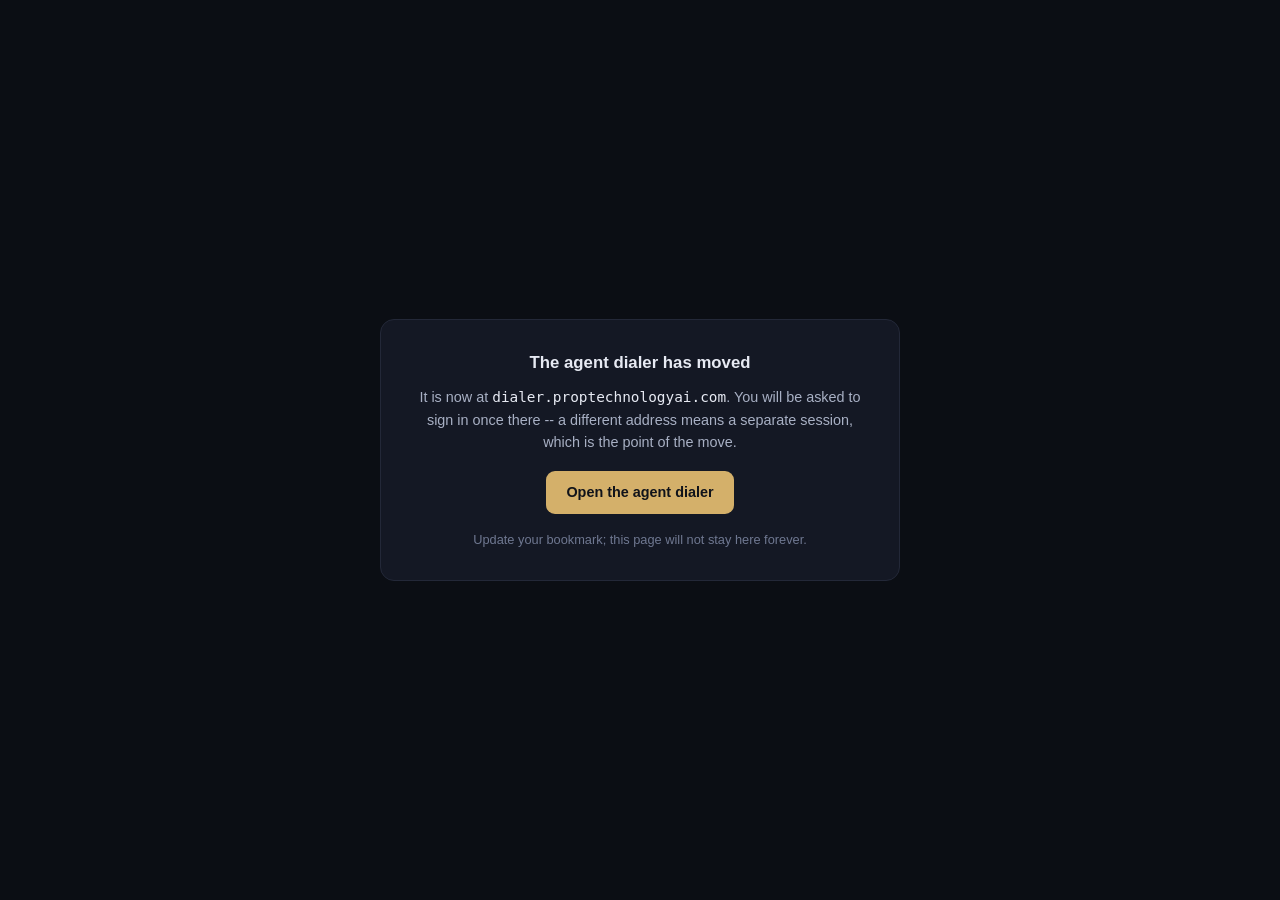
<file: dialer/index.html>
<!DOCTYPE html>
<html lang="en">
<head>
<meta charset="utf-8">
<meta name="viewport" content="width=device-width, initial-scale=1">
<meta name="robots" content="noindex">
<title>The agent dialer has moved</title>
<noscript><meta http-equiv="refresh" content="3;url=https://dialer.proptechnologyai.com/"></noscript>
<style>
  :root{--bg:#0B0E14;--card:#141824;--border:#232838;--text:#E7EAF3;
         --text-2:#A8B0C4;--text-dim:#6F7891;--gold:#D4B06A}
  *{box-sizing:border-box}
  body{margin:0;min-height:100vh;display:flex;align-items:center;
        justify-content:center;padding:24px;background:var(--bg);
        color:var(--text);font:15px/1.55 -apple-system,BlinkMacSystemFont,
        'Segoe UI',Roboto,Helvetica,Arial,sans-serif}
  .card{max-width:520px;width:100%;padding:30px 28px;border:1px solid var(--border);
         border-radius:14px;background:var(--card);text-align:center}
  h1{margin:0 0 10px;font-size:1.05rem}
  p{margin:0 0 18px;font-size:.9rem;color:var(--text-2)}
  a.btn{display:inline-block;padding:10px 20px;border-radius:9px;
         background:var(--gold);color:#10131A;font-weight:600;
         text-decoration:none;font-size:.9rem}
  a.btn:hover{filter:brightness(1.08)}
  .host{font-family:ui-monospace,SFMono-Regular,Menlo,monospace;color:var(--text)}
  .note{margin:16px 0 0;font-size:.8rem;color:var(--text-dim)}
</style>
</head>
<body>
  <div class="card">
    <h1>The agent dialer has moved</h1>
    <p>
      It is now at <span class="host">dialer.proptechnologyai.com</span>. You will be asked to sign
      in once there -- a different address means a separate session, which is
      the point of the move.
    </p>
    <a class="btn" href="https://dialer.proptechnologyai.com/">Open the agent dialer</a>
    <p class="note">Update your bookmark; this page will not stay here forever.</p>
  </div>
<script>
// Carry the query and hash across, so a deep link survives the move.
var dest = "https://dialer.proptechnologyai.com/" + location.search + location.hash;
document.querySelector('a.btn').href = dest;
setTimeout(function(){ location.replace(dest); }, 1200);
</script>
</body>
</html>
</file>
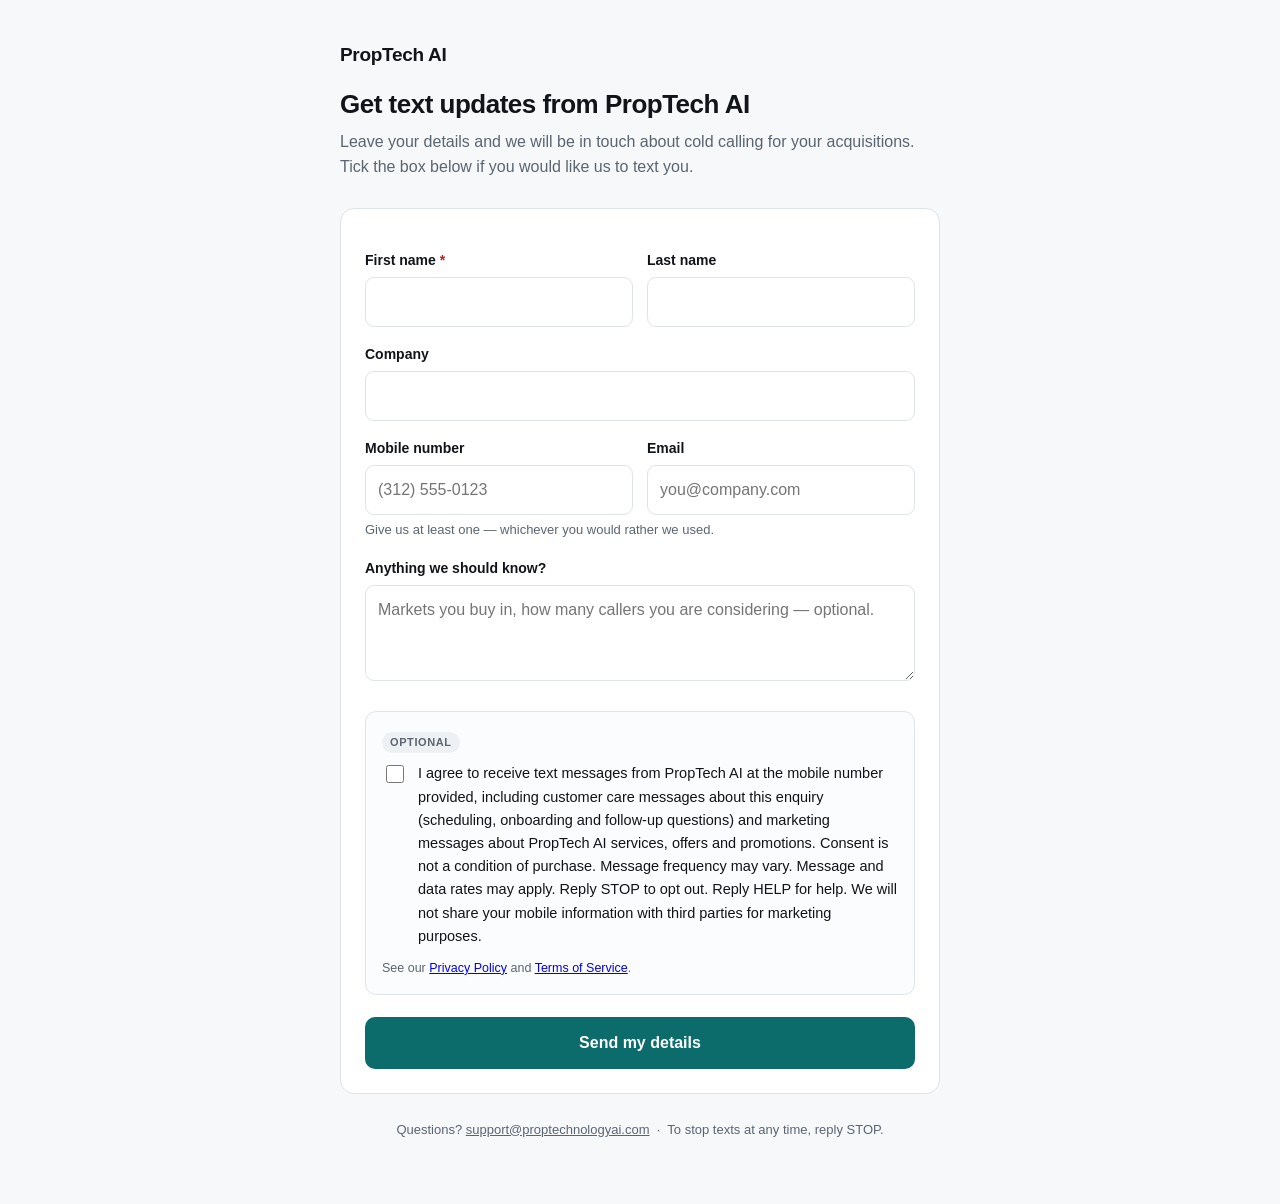
<file: sms-optin/index.html>
<!DOCTYPE html>
<html lang="en">
<head>
<meta charset="utf-8">
<meta name="viewport" content="width=device-width, initial-scale=1">
<title>Text updates — PropTech AI</title>

<!--
  v618. PropTech AI's opt-in web form.

  THIS PAGE IS EVIDENCE, not just a lead form. The 10DLC campaign declares that
  subscribers opt in here, and the carrier opens this URL and compares it to
  the filing. Everything below follows from that:

    * the consent checkbox is UNTICKED by default and is not required to
      submit -- consent cannot be a condition of doing business;
    * the wording sent to the server is read out of the DOM, so the record is
      the wording the person actually saw, not a constant in a function that
      might drift from the page;
    * message frequency, "msg & data rates may apply", STOP and HELP all
      appear next to the box, because carriers check for them;
    * the consent covers customer care AND marketing, because the campaign use
      case is Mixed. PrimeHome's first filing was rejected for consent language
      narrower than its use case -- see docs/10DLC-CAMPAIGN-RESUBMISSION.md.

  HOSTING: this is a single self-contained file with no build step and no
  dependencies, so it can go anywhere proptechnologyai.com is served from --
  a static host, a Wix embed, or GitHub Pages. It must end up on a real
  PropTech AI URL before the campaign is filed, because the filing points at it.

  The endpoint is deployed --no-verify-jwt; there is no key in this page.
-->

<style>
  :root{
    --ink:#111418; --muted:#5b6570; --line:#dfe4ea; --bg:#f6f8fa;
    --brand:#0c6b6b; --brand-ink:#fff; --err:#b3261e; --ok:#0f7b4f;
  }
  *{box-sizing:border-box}
  body{margin:0;background:var(--bg);color:var(--ink);
    font:16px/1.6 -apple-system,BlinkMacSystemFont,"Segoe UI",Roboto,Helvetica,Arial,sans-serif}
  .wrap{max-width:640px;margin:0 auto;padding:40px 20px 64px}
  header{margin-bottom:28px}
  .brand{font-weight:800;letter-spacing:-.3px;font-size:19px}
  h1{font-size:26px;line-height:1.25;margin:18px 0 8px;letter-spacing:-.5px}
  .sub{color:var(--muted);margin:0}
  .card{background:#fff;border:1px solid var(--line);border-radius:14px;padding:24px}
  label{display:block;font-weight:600;font-size:14px;margin:16px 0 6px}
  .req{color:var(--err)}
  input[type=text],input[type=tel],input[type=email],textarea,select{
    width:100%;padding:11px 12px;border:1px solid var(--line);border-radius:9px;
    font:inherit;background:#fff;color:var(--ink)}
  input:focus,textarea:focus,select:focus{outline:none;border-color:var(--brand);
    box-shadow:0 0 0 3px rgba(12,107,107,.12)}
  textarea{min-height:96px;resize:vertical}
  .hint{color:var(--muted);font-size:13px;margin-top:5px}
  .consent{margin-top:22px;padding:16px;border:1px solid var(--line);
    border-radius:11px;background:#fbfcfd}
  .consent label{display:flex;gap:11px;align-items:flex-start;font-weight:400;
    font-size:14.5px;margin:0;cursor:pointer}
  .consent input{margin-top:3px;width:18px;height:18px;flex:0 0 auto;accent-color:var(--brand)}
  .consent .terms{margin:10px 0 0;color:var(--muted);font-size:12.5px}
  .optional{display:inline-block;font-size:11px;font-weight:700;text-transform:uppercase;
    letter-spacing:.6px;color:var(--muted);background:#eef1f4;border-radius:99px;
    padding:2px 8px;margin-bottom:9px}
  button{margin-top:22px;width:100%;padding:13px 18px;border:0;border-radius:10px;
    background:var(--brand);color:var(--brand-ink);font:inherit;font-weight:700;cursor:pointer}
  button:disabled{opacity:.55;cursor:not-allowed}
  .msg{margin-top:14px;padding:12px 14px;border-radius:10px;font-size:14.5px;display:none}
  .msg.err{display:block;background:#fdecea;color:var(--err)}
  .msg.ok{display:block;background:#e8f5ee;color:var(--ok)}
  footer{margin-top:26px;color:var(--muted);font-size:13px;text-align:center}
  footer a{color:var(--muted)}
  .two{display:grid;grid-template-columns:1fr 1fr;gap:0 14px}
  @media(max-width:520px){.two{grid-template-columns:1fr}}
</style>
</head>
<body>
<div class="wrap">
  <header>
    <div class="brand">PropTech AI</div>
    <h1>Get text updates from PropTech AI</h1>
    <p class="sub">
      Leave your details and we will be in touch about cold calling for your
      acquisitions. Tick the box below if you would like us to text you.
    </p>
  </header>

  <div class="card">
    <form id="f" novalidate>
      <div class="two">
        <div>
          <label for="first_name">First name <span class="req">*</span></label>
          <input id="first_name" name="first_name" type="text" autocomplete="given-name" required>
        </div>
        <div>
          <label for="last_name">Last name</label>
          <input id="last_name" name="last_name" type="text" autocomplete="family-name">
        </div>
      </div>

      <label for="company">Company</label>
      <input id="company" name="company" type="text" autocomplete="organization">

      <div class="two">
        <div>
          <label for="phone">Mobile number</label>
          <input id="phone" name="phone" type="tel" inputmode="tel" autocomplete="tel"
                 placeholder="(312) 555-0123">
        </div>
        <div>
          <label for="email">Email</label>
          <input id="email" name="email" type="email" autocomplete="email"
                 placeholder="you@company.com">
        </div>
      </div>
      <p class="hint">Give us at least one — whichever you would rather we used.</p>

      <label for="notes">Anything we should know?</label>
      <textarea id="notes" name="notes"
        placeholder="Markets you buy in, how many callers you are considering — optional."></textarea>

      <!-- The consent block. Unticked by default, never required. -->
      <div class="consent">
        <span class="optional">Optional</span>
        <label>
          <input type="checkbox" id="sms_consent" name="sms_consent">
          <span id="consent_text">I agree to receive text messages from PropTech AI at the
            mobile number provided, including customer care messages about this
            enquiry (scheduling, onboarding and follow-up questions) and marketing
            messages about PropTech AI services, offers and promotions.
            Consent is not a condition of purchase.
            Message frequency may vary.
            Message and data rates may apply.
            Reply STOP to opt out.
            Reply HELP for help.
            We will not share your mobile information with third parties for marketing purposes.</span>
        </label>
        <p class="terms">
          See our <a href="https://proptechnologyai.com/privacy" target="_blank" rel="noopener">Privacy Policy</a>
          and <a href="https://proptechnologyai.com/terms" target="_blank" rel="noopener">Terms of Service</a>.
        </p>
      </div>

      <button type="submit" id="send">Send my details</button>
      <div class="msg" id="msg" role="status" aria-live="polite"></div>
    </form>
  </div>

  <footer>
    Questions? <a href="mailto:support@proptechnologyai.com">support@proptechnologyai.com</a>
    &nbsp;·&nbsp; To stop texts at any time, reply STOP.
  </footer>
</div>

<script>
(function () {
  'use strict';
  var ENDPOINT = 'https://kqfoniinytvuddxiwvkc.supabase.co/functions/v1/proptech-campaign-submit';

  var form = document.getElementById('f');
  var btn = document.getElementById('send');
  var msg = document.getElementById('msg');

  function show(kind, text) {
    msg.className = 'msg ' + kind;
    msg.textContent = text;
  }

  form.addEventListener('submit', function (e) {
    e.preventDefault();
    show('', '');

    var first = document.getElementById('first_name').value.trim();
    var phone = document.getElementById('phone').value.trim();
    var email = document.getElementById('email').value.trim();

    // Checked here as well as on the server so somebody is not made to wait on
    // a round trip to be told they left their name out.
    if (!first) { show('err', 'Please tell us your name.'); return; }
    if (!phone && !email) {
      show('err', 'Please give a mobile number or an email address so we can reply.');
      return;
    }

    var consented = document.getElementById('sms_consent').checked;

    btn.disabled = true;
    var original = btn.textContent;
    btn.textContent = 'Sending…';

    fetch(ENDPOINT, {
      method: 'POST',
      headers: { 'Content-Type': 'application/json' },
      body: JSON.stringify({
        first_name: first,
        last_name: document.getElementById('last_name').value.trim(),
        company: document.getElementById('company').value.trim(),
        phone: phone,
        email: email,
        notes: document.getElementById('notes').value.trim(),
        sms_consent: consented,
        // Read out of the DOM, so what is stored is the wording actually on
        // screen. If the copy above is edited, the record follows it without
        // anyone remembering to change a constant somewhere else.
        consent_text: consented
          ? document.getElementById('consent_text').textContent.replace(/\s+/g, ' ').trim()
          : null,
        source_url: window.location.href
      })
    })
      .then(function (r) { return r.json().catch(function () { return {}; }); })
      .then(function (res) {
        btn.disabled = false;
        btn.textContent = original;
        if (!res || !res.ok) {
          show('err', (res && res.error) || 'Something went wrong. Please email support@proptechnologyai.com.');
          return;
        }
        form.reset();
        show('ok', 'Thank you — we have your details and will be in touch shortly.');
      })
      .catch(function () {
        btn.disabled = false;
        btn.textContent = original;
        show('err', 'We could not reach the server. Please email support@proptechnologyai.com.');
      });
  });
})();
</script>
</body>
</html>
</file>
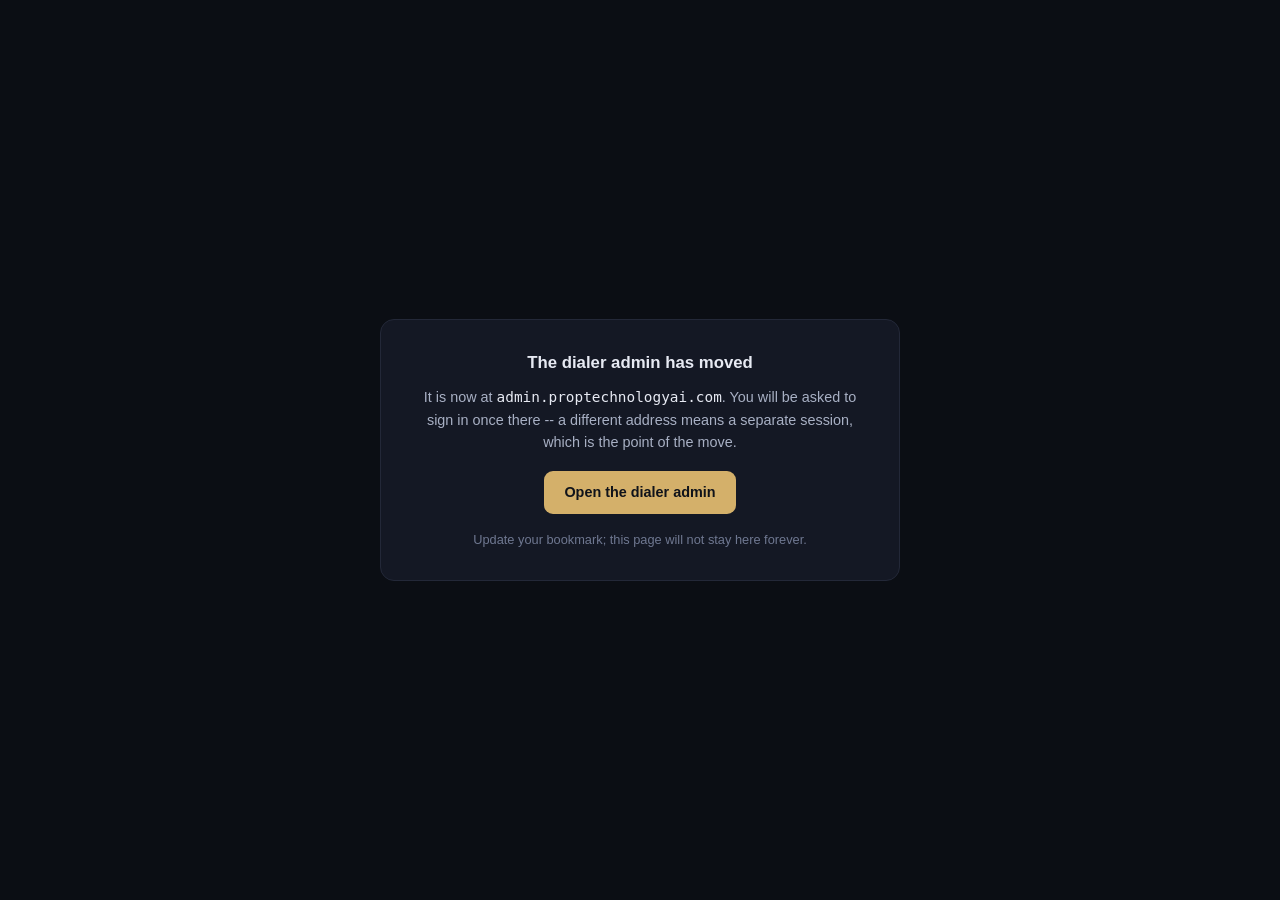
<file: dialer/admin.html>
<!DOCTYPE html>
<html lang="en">
<head>
<meta charset="utf-8">
<meta name="viewport" content="width=device-width, initial-scale=1">
<meta name="robots" content="noindex">
<title>The dialer admin has moved</title>
<noscript><meta http-equiv="refresh" content="3;url=https://staffportal.proptechnologyai.com/#dialer-admin"></noscript>
<style>
  :root{--bg:#0B0E14;--card:#141824;--border:#232838;--text:#E7EAF3;
         --text-2:#A8B0C4;--text-dim:#6F7891;--gold:#D4B06A}
  *{box-sizing:border-box}
  body{margin:0;min-height:100vh;display:flex;align-items:center;
        justify-content:center;padding:24px;background:var(--bg);
        color:var(--text);font:15px/1.55 -apple-system,BlinkMacSystemFont,
        'Segoe UI',Roboto,Helvetica,Arial,sans-serif}
  .card{max-width:520px;width:100%;padding:30px 28px;border:1px solid var(--border);
         border-radius:14px;background:var(--card);text-align:center}
  h1{margin:0 0 10px;font-size:1.05rem}
  p{margin:0 0 18px;font-size:.9rem;color:var(--text-2)}
  a.btn{display:inline-block;padding:10px 20px;border-radius:9px;
         background:var(--gold);color:#10131A;font-weight:600;
         text-decoration:none;font-size:.9rem}
  a.btn:hover{filter:brightness(1.08)}
  .host{font-family:ui-monospace,SFMono-Regular,Menlo,monospace;color:var(--text)}
  .note{margin:16px 0 0;font-size:.8rem;color:var(--text-dim)}
</style>
</head>
<body>
  <div class="card">
    <h1>The dialer admin has moved</h1>
    <p>
      It is now at <span class="host">admin.proptechnologyai.com</span>. You will be asked to sign
      in once there -- a different address means a separate session, which is
      the point of the move.
    </p>
    <a class="btn" href="https://staffportal.proptechnologyai.com/#dialer-admin">Open the dialer admin</a>
    <p class="note">Update your bookmark; this page will not stay here forever.</p>
  </div>
<script>
// Carry the query and hash across, so a deep link survives the move.
var dest = "https://staffportal.proptechnologyai.com/#dialer-admin" + location.search + location.hash;
document.querySelector('a.btn').href = dest;
setTimeout(function(){ location.replace(dest); }, 1200);
</script>
</body>
</html>
</file>
